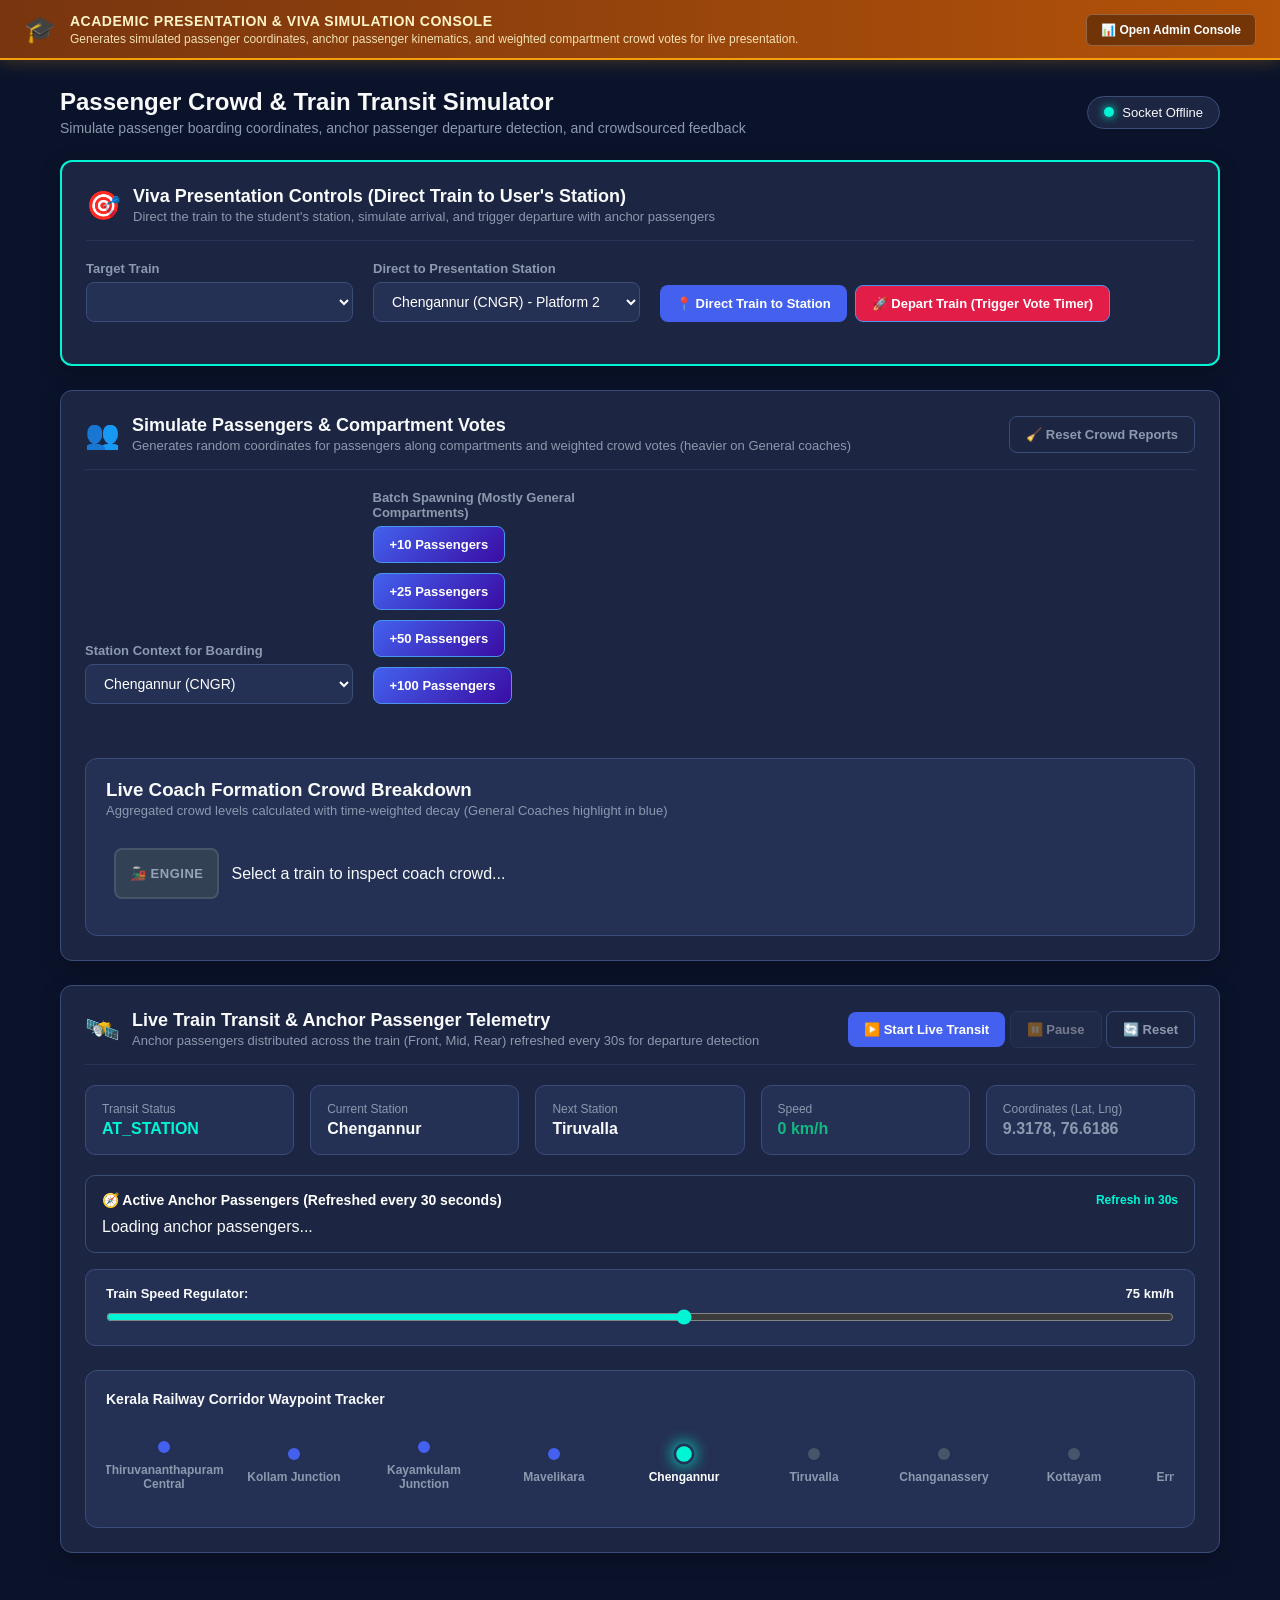
<file: simulation/index.html>
<!DOCTYPE html>
<html lang="en">
<head>
  <meta charset="UTF-8">
  <meta name="viewport" content="width=device-width, initial-scale=1.0">
  <title>Simulation Engine - Train Transit & Passenger Crowd</title>
  <link rel="stylesheet" href="style.css">
  <script src="https://cdn.socket.io/4.7.5/socket.io.min.js"></script>
</head>
<body>
  <!-- Academic Simulation Banner -->
  <div class="simulation-banner">
    <div class="banner-content">
      <span class="warning-icon">🎓</span>
      <div>
        <strong>ACADEMIC PRESENTATION & VIVA SIMULATION CONSOLE</strong>
        <p>Generates simulated passenger coordinates, anchor passenger kinematics, and weighted compartment crowd votes for live presentation.</p>
      </div>
    </div>
    <div class="banner-links">
      <a href="../admin_dashboard/index.html" class="banner-btn">📊 Open Admin Console</a>
    </div>
  </div>

  <div class="container">
    <!-- Header -->
    <header class="sim-header">
      <div class="header-info">
        <h1>Passenger Crowd & Train Transit Simulator</h1>
        <p class="text-muted">Simulate passenger boarding coordinates, anchor passenger departure detection, and crowdsourced feedback</p>
      </div>
      <div class="header-badge">
        <span class="pulse-dot"></span>
        <span id="socketStatusText">Connecting...</span>
      </div>
    </header>

    <!-- SECTION 1: PRESENTATION DEMO DIRECT CONTROLS -->
    <section class="card" style="border: 2px solid var(--accent-cyan);">
      <div class="card-header">
        <div class="title-with-icon">
          <span class="icon">🎯</span>
          <div>
            <h2>Viva Presentation Controls (Direct Train to User's Station)</h2>
            <p class="sub">Direct the train to the student's station, simulate arrival, and trigger departure with anchor passengers</p>
          </div>
        </div>
      </div>

      <div class="sim-controls-row">
        <div class="control-group">
          <label>Target Train</label>
          <select id="simTrainSelect" class="form-select"></select>
        </div>
        <div class="control-group">
          <label>Direct to Presentation Station</label>
          <select id="simDirectStationSelect" class="form-select">
            <option value="Chengannur">Chengannur (CNGR) - Platform 2</option>
            <option value="Kollam Junction">Kollam Junction (QLN) - Platform 1</option>
            <option value="Kottayam">Kottayam (KTYM) - Platform 1</option>
            <option value="Ernakulam Town">Ernakulam Town (ERN) - Platform 2</option>
            <option value="Thiruvananthapuram Central">Thiruvananthapuram Central (TVC) - Platform 1</option>
          </select>
        </div>
        <div class="control-group" style="align-self: flex-end;">
          <div style="display: flex; gap: 8px;">
            <button class="btn btn-primary" id="btnDirectTrain">📍 Direct Train to Station</button>
            <button class="btn btn-spawn" id="btnDepartTrain" style="background: #e11d48; color: #fff; font-weight: 700;">🚀 Depart Train (Trigger Vote Timer)</button>
          </div>
        </div>
      </div>
      <div id="presentationDirectMsg" class="status-msg" style="display: none;"></div>
    </section>

    <!-- SECTION 2: PASSENGER BOARDING & CROWD SIMULATION -->
    <section class="card">
      <div class="card-header">
        <div class="title-with-icon">
          <span class="icon">👥</span>
          <div>
            <h2>Simulate Passengers & Compartment Votes</h2>
            <p class="sub">Generates random coordinates for passengers along compartments and weighted crowd votes (heavier on General coaches)</p>
          </div>
        </div>
        <button class="btn btn-outline" id="btnResetSimulation">🧹 Reset Crowd Reports</button>
      </div>

      <div class="sim-controls-row">
        <div class="control-group">
          <label>Station Context for Boarding</label>
          <select id="simStationSelect" class="form-select">
            <option value="Chengannur">Chengannur (CNGR)</option>
            <option value="Kollam Junction">Kollam Junction (QLN)</option>
            <option value="Kottayam">Kottayam (KTYM)</option>
            <option value="Ernakulam Town">Ernakulam Town (ERN)</option>
            <option value="Thiruvananthapuram Central">Thiruvananthapuram Central (TVC)</option>
          </select>
        </div>
        <div class="control-group">
          <label>Batch Spawning (Mostly General Compartments)</label>
          <div class="spawn-buttons">
            <button class="btn btn-spawn" data-count="10">+10 Passengers</button>
            <button class="btn btn-spawn" data-count="25">+25 Passengers</button>
            <button class="btn btn-spawn" data-count="50">+50 Passengers</button>
            <button class="btn btn-spawn" data-count="100">+100 Passengers</button>
          </div>
        </div>
      </div>

      <div id="spawnStatusMsg" class="status-msg"></div>

      <!-- Live Train Formation Crowd Visualizer -->
      <div class="visualizer-box">
        <h3>Live Coach Formation Crowd Breakdown</h3>
        <p class="sub">Aggregated crowd levels calculated with time-weighted decay (General Coaches highlight in blue)</p>
        <div class="train-formation-track" id="coachFormationTrack">
          <div class="engine-block">🚂 ENGINE</div>
          <div class="coaches-flow" id="coachesFlowContainer">
            <p class="loading">Select a train to inspect coach crowd...</p>
          </div>
        </div>
      </div>
    </section>

    <!-- SECTION 3: ANCHOR PASSENGERS & TRANSIT TELEMETRY -->
    <section class="card">
      <div class="card-header">
        <div class="title-with-icon">
          <span class="icon">🛰️</span>
          <div>
            <h2>Live Train Transit & Anchor Passenger Telemetry</h2>
            <p class="sub">Anchor passengers distributed across the train (Front, Mid, Rear) refreshed every 30s for departure detection</p>
          </div>
        </div>
        <div class="transit-controls">
          <button class="btn btn-primary" id="btnStartMovement">▶️ Start Live Transit</button>
          <button class="btn btn-secondary" id="btnPauseMovement" disabled>⏸️ Pause</button>
          <button class="btn btn-outline" id="btnResetMovement">🔄 Reset</button>
        </div>
      </div>

      <!-- Telemetry Status Bar -->
      <div class="telemetry-grid">
        <div class="telemetry-card">
          <span class="label">Transit Status</span>
          <strong class="val text-cyan" id="telemetryStatus">AT_STATION</strong>
        </div>
        <div class="telemetry-card">
          <span class="label">Current Station</span>
          <strong class="val" id="telemetryCurrentStation">Chengannur</strong>
        </div>
        <div class="telemetry-card">
          <span class="label">Next Station</span>
          <strong class="val" id="telemetryNextStation">Tiruvalla</strong>
        </div>
        <div class="telemetry-card">
          <span class="label">Speed</span>
          <strong class="val text-green" id="telemetrySpeed">0 km/h</strong>
        </div>
        <div class="telemetry-card">
          <span class="label">Coordinates (Lat, Lng)</span>
          <strong class="val text-muted" id="telemetryCoords">9.3178, 76.6186</strong>
        </div>
      </div>

      <!-- Active Anchor Passengers Monitor -->
      <div style="background: var(--bg-card); padding: 16px; border-radius: 10px; border: 1px solid var(--border); margin: 16px 0;">
        <div style="display: flex; justify-content: space-between; align-items: center; margin-bottom: 10px;">
          <h3 style="font-size: 14px; color: #fff; margin: 0;">🧭 Active Anchor Passengers (Refreshed every 30 seconds)</h3>
          <span id="anchorRefreshBadge" style="font-size: 12px; color: var(--accent-cyan); font-weight: 700;">Refresh in 30s</span>
        </div>
        <div id="anchorsContainer" style="display: grid; grid-template-columns: repeat(auto-fit, minmax(200px, 1fr)); gap: 10px;">
          <span class="loading">Loading anchor passengers...</span>
        </div>
      </div>

      <!-- Speed Slider -->
      <div class="slider-box">
        <div class="slider-header">
          <label>Train Speed Regulator:</label>
          <span id="speedValDisplay">75 km/h</span>
        </div>
        <input type="range" id="speedSlider" min="10" max="130" value="75" class="range-slider">
      </div>

      <!-- Railway Waypoints Timeline -->
      <div class="route-map-box">
        <h3>Kerala Railway Corridor Waypoint Tracker</h3>
        <div class="waypoints-timeline" id="waypointsTimeline">
          <!-- Populated by script.js -->
        </div>
      </div>
    </section>
  </div>

  <script src="script.js"></script>
</body>
</html>
</file>
<file: simulation/style.css>
/* Simulation Cockpit Theme */
:root {
  --bg-deep: #0b132b;
  --bg-card: #1c2541;
  --bg-card-inner: #243054;
  --border: #3a4d79;
  --text-main: #f8fafc;
  --text-muted: #8d99ae;
  --primary: #4361ee;
  --primary-hover: #3a56d4;
  --accent-cyan: #00f5d4;
  --accent-amber: #f59e0b;
  --green: #10b981;
  --red: #ef4444;
  --radius: 12px;
  --transition: all 0.2s ease-in-out;
}

* {
  box-sizing: border-box;
  margin: 0;
  padding: 0;
  font-family: -apple-system, BlinkMacSystemFont, "Segoe UI", Roboto, Oxygen, Ubuntu, Cantarell, sans-serif;
}

body {
  background-color: var(--bg-deep);
  color: var(--text-main);
  min-height: 100vh;
  padding-bottom: 40px;
}

/* Simulation Mode Warning Banner */
.simulation-banner {
  background: linear-gradient(90deg, #78350f 0%, #b45309 100%);
  color: #fef3c7;
  padding: 12px 24px;
  display: flex;
  justify-content: space-between;
  align-items: center;
  border-bottom: 2px solid #f59e0b;
  box-shadow: 0 4px 14px rgba(245, 158, 11, 0.2);
}

.banner-content {
  display: flex;
  align-items: center;
  gap: 14px;
}

.warning-icon {
  font-size: 26px;
}

.banner-content strong {
  font-size: 14px;
  letter-spacing: 0.5px;
}

.banner-content p {
  font-size: 12px;
  opacity: 0.9;
  margin-top: 2px;
}

.banner-btn {
  background: rgba(0, 0, 0, 0.35);
  color: #fff;
  text-decoration: none;
  font-size: 12px;
  font-weight: 600;
  padding: 8px 14px;
  border-radius: 6px;
  border: 1px solid rgba(255, 255, 255, 0.25);
  transition: var(--transition);
}

.banner-btn:hover {
  background: rgba(0, 0, 0, 0.6);
}

.container {
  max-width: 1200px;
  margin: 28px auto 0 auto;
  padding: 0 20px;
}

/* Header */
.sim-header {
  display: flex;
  justify-content: space-between;
  align-items: center;
  margin-bottom: 24px;
}

.sim-header h1 {
  font-size: 24px;
  font-weight: 700;
}

.text-muted {
  color: var(--text-muted);
  font-size: 14px;
  margin-top: 4px;
}

.header-badge {
  display: flex;
  align-items: center;
  gap: 8px;
  background: var(--bg-card);
  padding: 8px 16px;
  border-radius: 20px;
  border: 1px solid var(--border);
  font-size: 13px;
}

.pulse-dot {
  width: 10px;
  height: 10px;
  border-radius: 50%;
  background: var(--accent-cyan);
  box-shadow: 0 0 10px var(--accent-cyan);
  animation: pulse-ring 1.5s infinite;
}

@keyframes pulse-ring {
  0% { transform: scale(0.95); opacity: 0.8; }
  50% { transform: scale(1.15); opacity: 1; }
  100% { transform: scale(0.95); opacity: 0.8; }
}

/* Cards */
.card {
  background: var(--bg-card);
  border: 1px solid var(--border);
  border-radius: var(--radius);
  padding: 24px;
  margin-bottom: 24px;
  box-shadow: 0 6px 20px rgba(0, 0, 0, 0.25);
}

.card-header {
  display: flex;
  justify-content: space-between;
  align-items: center;
  margin-bottom: 20px;
  border-bottom: 1px solid rgba(58, 77, 121, 0.4);
  padding-bottom: 16px;
}

.title-with-icon {
  display: flex;
  align-items: center;
  gap: 12px;
}

.title-with-icon .icon {
  font-size: 28px;
}

.title-with-icon h2 {
  font-size: 18px;
  font-weight: 700;
}

.sub {
  font-size: 13px;
  color: var(--text-muted);
  margin-top: 2px;
}

/* Controls */
.sim-controls-row {
  display: grid;
  grid-template-columns: 1fr 1fr 2fr;
  gap: 20px;
  align-items: flex-end;
  margin-bottom: 18px;
}

@media (max-width: 900px) {
  .sim-controls-row {
    grid-template-columns: 1fr;
  }
}

.control-group label {
  display: block;
  font-size: 13px;
  font-weight: 600;
  color: var(--text-muted);
  margin-bottom: 6px;
}

.form-select {
  width: 100%;
  background: var(--bg-card-inner);
  border: 1px solid var(--border);
  color: #fff;
  padding: 10px 14px;
  border-radius: 8px;
  font-size: 14px;
}

.spawn-buttons {
  display: flex;
  gap: 10px;
  flex-wrap: wrap;
}

.btn {
  padding: 10px 16px;
  border-radius: 8px;
  font-size: 13px;
  font-weight: 600;
  cursor: pointer;
  border: none;
  transition: var(--transition);
}

.btn:disabled {
  opacity: 0.4;
  cursor: not-allowed;
}

.btn-primary {
  background: var(--primary);
  color: #fff;
}

.btn-primary:hover:not(:disabled) {
  background: var(--primary-hover);
}

.btn-secondary {
  background: var(--bg-card-inner);
  color: #fff;
  border: 1px solid var(--border);
}

.btn-outline {
  background: transparent;
  border: 1px solid var(--border);
  color: var(--text-muted);
}

.btn-outline:hover {
  background: rgba(255, 255, 255, 0.05);
  color: #fff;
}

.btn-spawn {
  background: linear-gradient(135deg, #4361ee 0%, #3a0ca3 100%);
  color: #fff;
  border: 1px solid #4895ef;
}

.btn-spawn:hover {
  transform: translateY(-2px);
  box-shadow: 0 4px 12px rgba(67, 97, 238, 0.4);
}

.status-msg {
  font-size: 13px;
  margin-bottom: 16px;
  min-height: 20px;
}

.status-msg.success { color: var(--green); }
.status-msg.info { color: var(--accent-cyan); }

/* Coach Formation Visualizer */
.visualizer-box {
  background: var(--bg-card-inner);
  border: 1px solid var(--border);
  border-radius: var(--radius);
  padding: 20px;
}

.train-formation-track {
  display: flex;
  align-items: center;
  gap: 12px;
  overflow-x: auto;
  padding: 16px 8px;
  margin-top: 14px;
}

.engine-block {
  background: #334155;
  border: 2px solid #475569;
  border-radius: 8px;
  padding: 16px 14px;
  font-weight: 700;
  font-size: 13px;
  color: #94a3b8;
  white-space: nowrap;
  letter-spacing: 0.5px;
}

.coaches-flow {
  display: flex;
  gap: 12px;
  align-items: center;
}

.coach-chip {
  background: #1e293b;
  border: 2px solid var(--border);
  border-radius: 10px;
  padding: 14px 18px;
  min-width: 110px;
  text-align: center;
  transition: var(--transition);
}

.coach-chip.general {
  border-color: #6366f1;
  box-shadow: 0 0 10px rgba(99, 102, 241, 0.2);
}

.coach-chip:hover {
  transform: translateY(-3px);
}

.coach-chip .code {
  font-size: 16px;
  font-weight: 700;
}

.coach-chip .type {
  font-size: 10px;
  color: var(--text-muted);
  text-transform: uppercase;
  letter-spacing: 0.5px;
  margin: 2px 0 6px 0;
}

.coach-chip .crowd-tag {
  font-size: 11px;
  font-weight: 700;
  padding: 3px 8px;
  border-radius: 12px;
}

.coach-chip .crowd-tag.Low { background: rgba(16, 185, 129, 0.2); color: #34d399; }
.coach-chip .crowd-tag.Medium { background: rgba(245, 158, 11, 0.2); color: #fbbf24; }
.coach-chip .crowd-tag.High { background: rgba(239, 68, 68, 0.2); color: #f87171; }
.coach-chip .crowd-tag.Unknown { background: rgba(100, 116, 139, 0.2); color: #94a3b8; }

.coach-chip .reports-count {
  font-size: 11px;
  color: var(--text-muted);
  margin-top: 6px;
}

/* Transit Telemetry Grid */
.telemetry-grid {
  display: grid;
  grid-template-columns: repeat(auto-fit, minmax(180px, 1fr));
  gap: 16px;
  margin-bottom: 20px;
}

.telemetry-card {
  background: var(--bg-card-inner);
  border: 1px solid var(--border);
  border-radius: 10px;
  padding: 16px;
}

.telemetry-card .label {
  display: block;
  font-size: 12px;
  color: var(--text-muted);
  margin-bottom: 4px;
}

.telemetry-card .val {
  font-size: 16px;
  font-weight: 700;
}

.text-cyan { color: var(--accent-cyan); }
.text-green { color: var(--green); }

/* Slider Box */
.slider-box {
  background: var(--bg-card-inner);
  border: 1px solid var(--border);
  border-radius: 10px;
  padding: 16px 20px;
  margin-bottom: 24px;
}

.slider-header {
  display: flex;
  justify-content: space-between;
  font-size: 13px;
  font-weight: 600;
  margin-bottom: 8px;
}

.range-slider {
  width: 100%;
  accent-color: var(--accent-cyan);
}

/* Route Timeline */
.route-map-box {
  background: var(--bg-card-inner);
  border: 1px solid var(--border);
  border-radius: var(--radius);
  padding: 20px;
}

.route-map-box h3 {
  font-size: 14px;
  font-weight: 600;
  margin-bottom: 16px;
}

.waypoints-timeline {
  display: flex;
  align-items: center;
  overflow-x: auto;
  padding: 16px 8px;
  gap: 30px;
  position: relative;
}

.waypoint-node {
  display: flex;
  flex-direction: column;
  align-items: center;
  position: relative;
  min-width: 100px;
  text-align: center;
}

.waypoint-node .dot {
  width: 16px;
  height: 16px;
  border-radius: 50%;
  background: #475569;
  border: 2px solid var(--bg-card-inner);
  margin-bottom: 8px;
  z-index: 2;
  transition: var(--transition);
}

.waypoint-node.passed .dot {
  background: var(--primary);
}

.waypoint-node.current .dot {
  background: var(--accent-cyan);
  box-shadow: 0 0 12px var(--accent-cyan);
  transform: scale(1.3);
}

.waypoint-node .name {
  font-size: 12px;
  font-weight: 600;
  color: var(--text-muted);
}

.waypoint-node.current .name {
  color: #fff;
  font-weight: 700;
}
</file>
